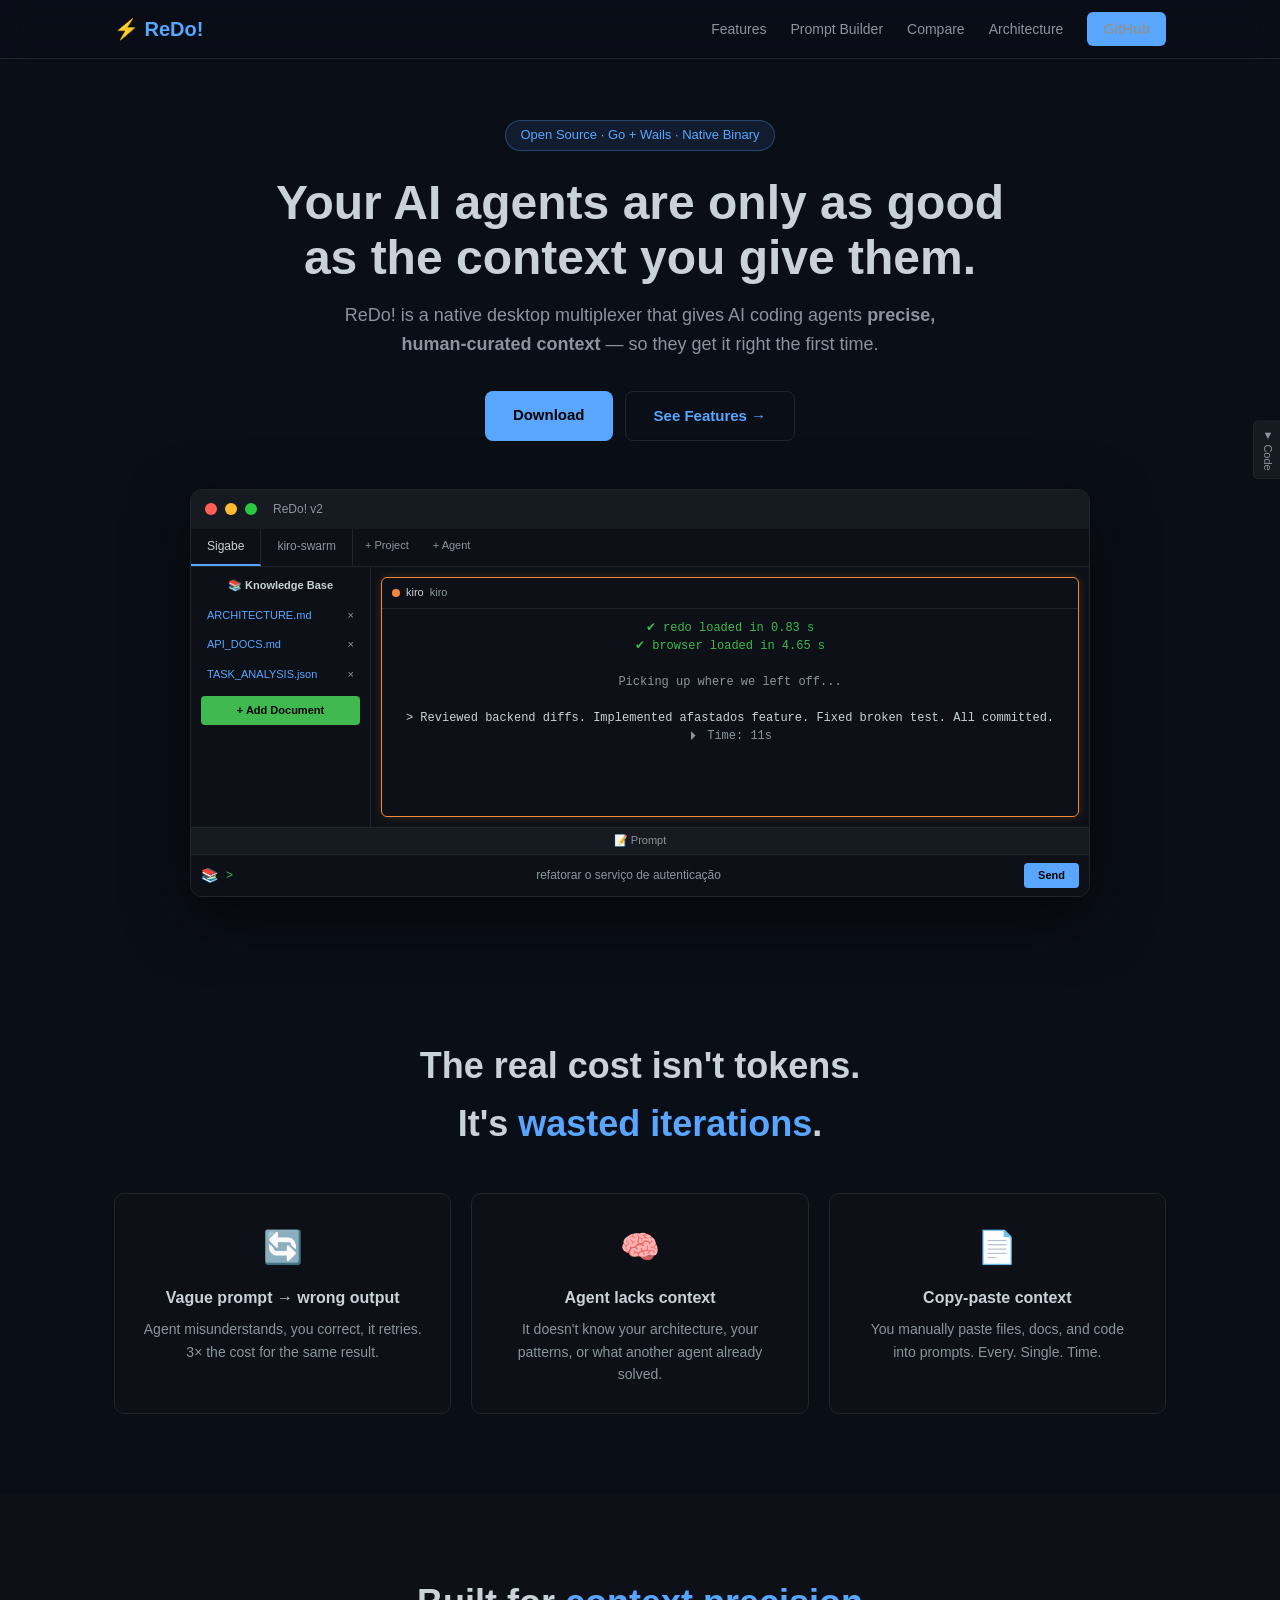
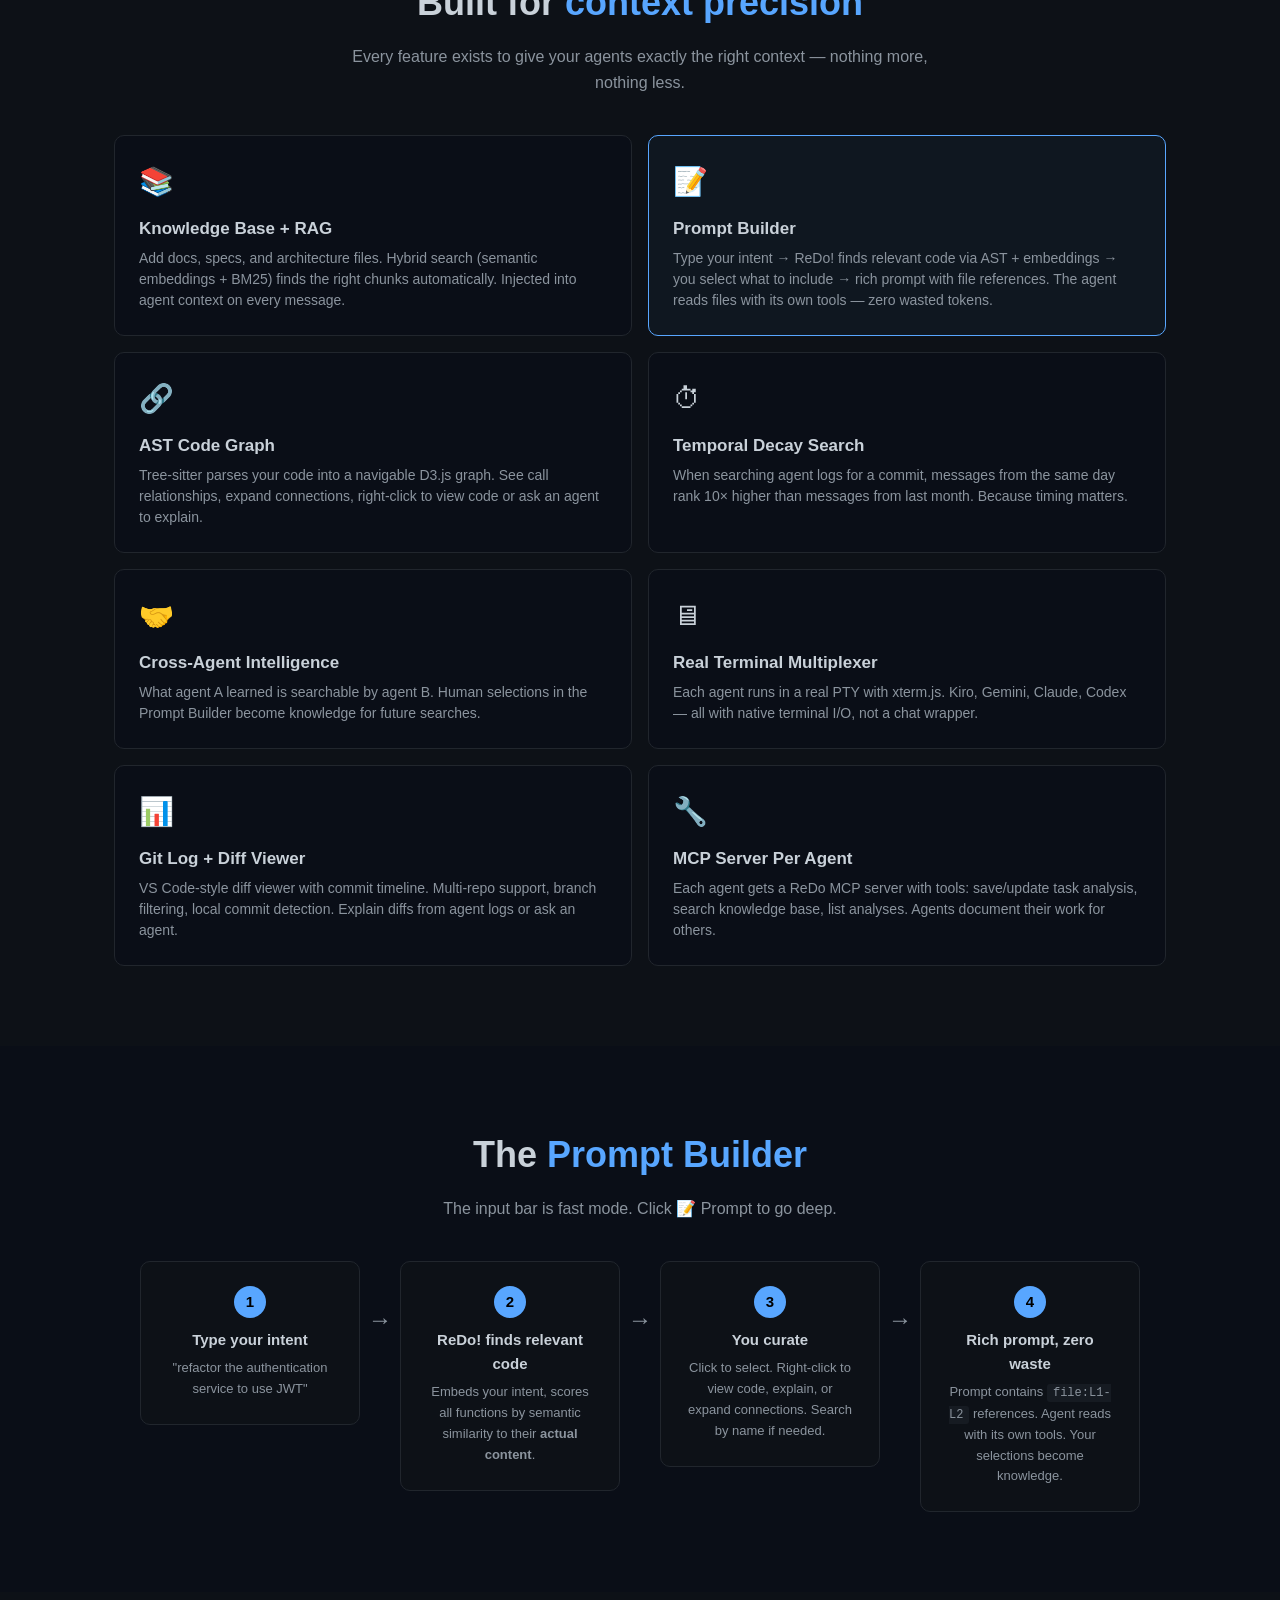
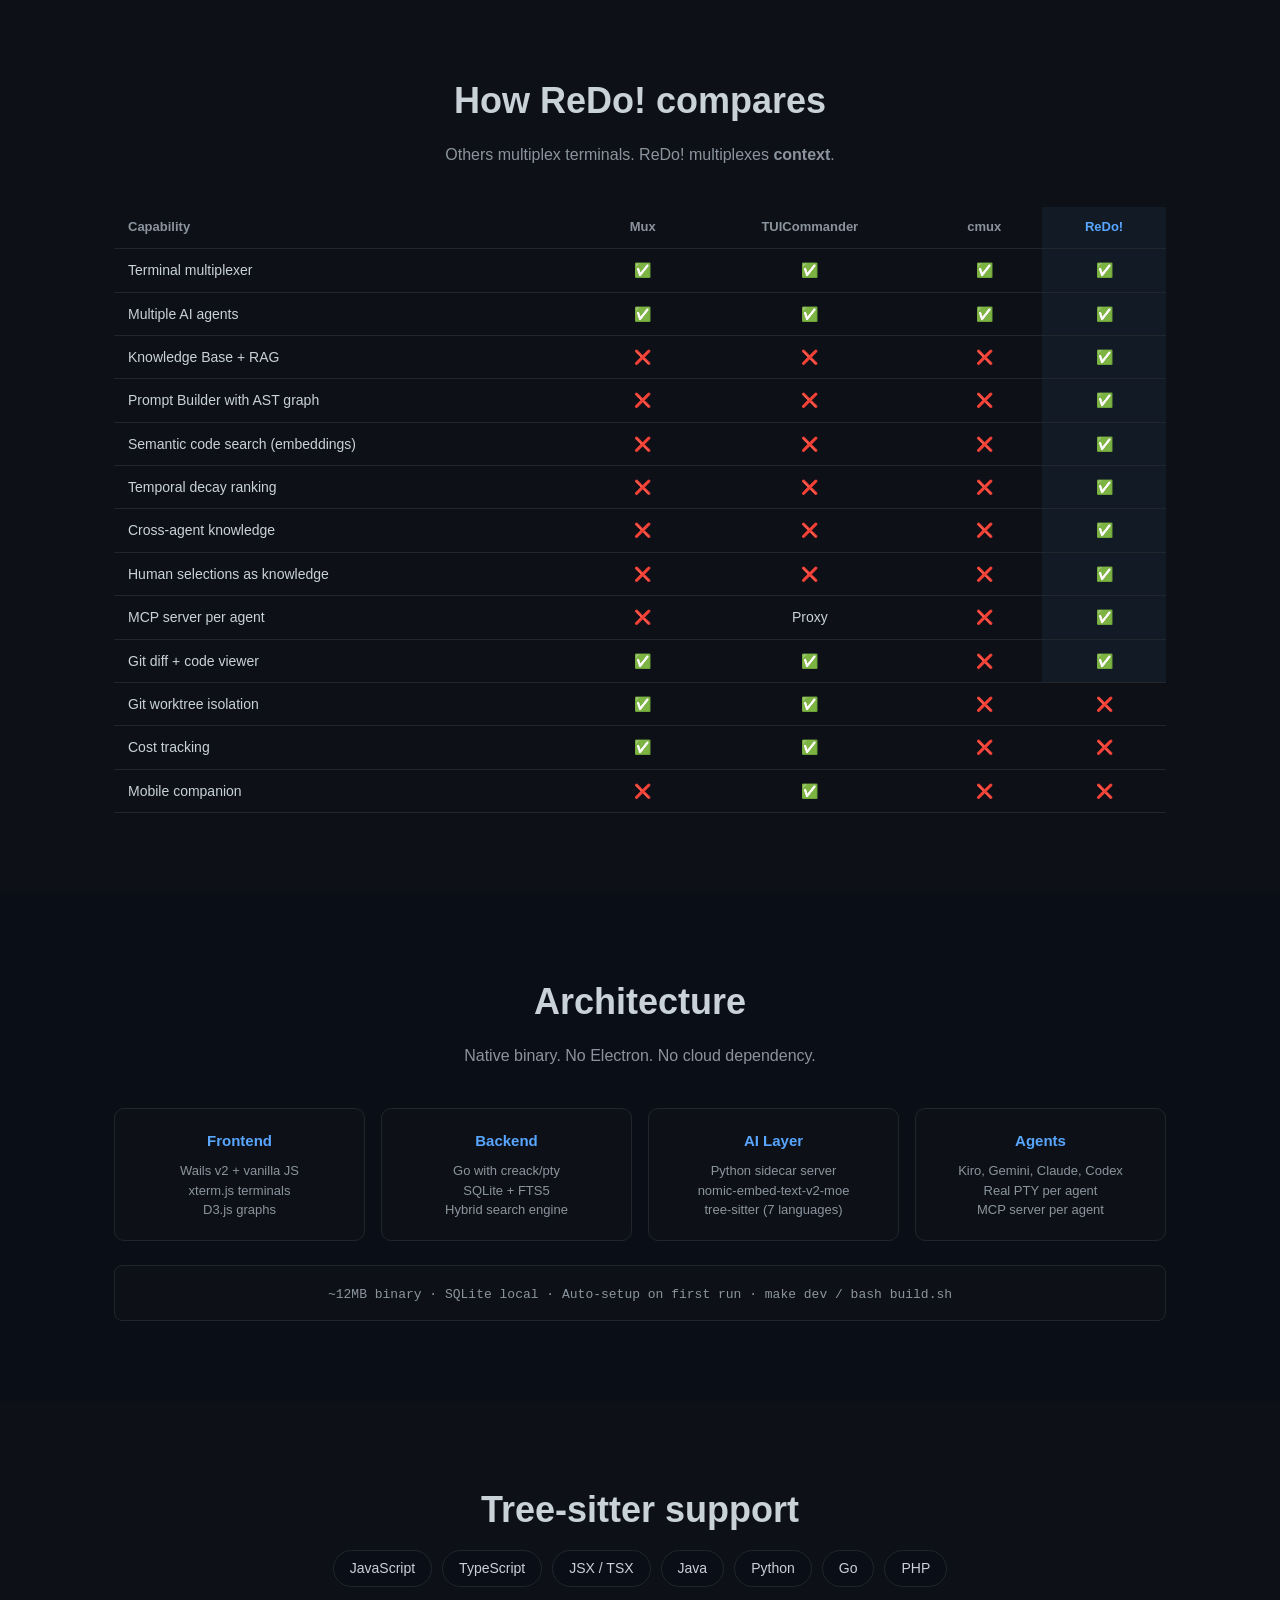
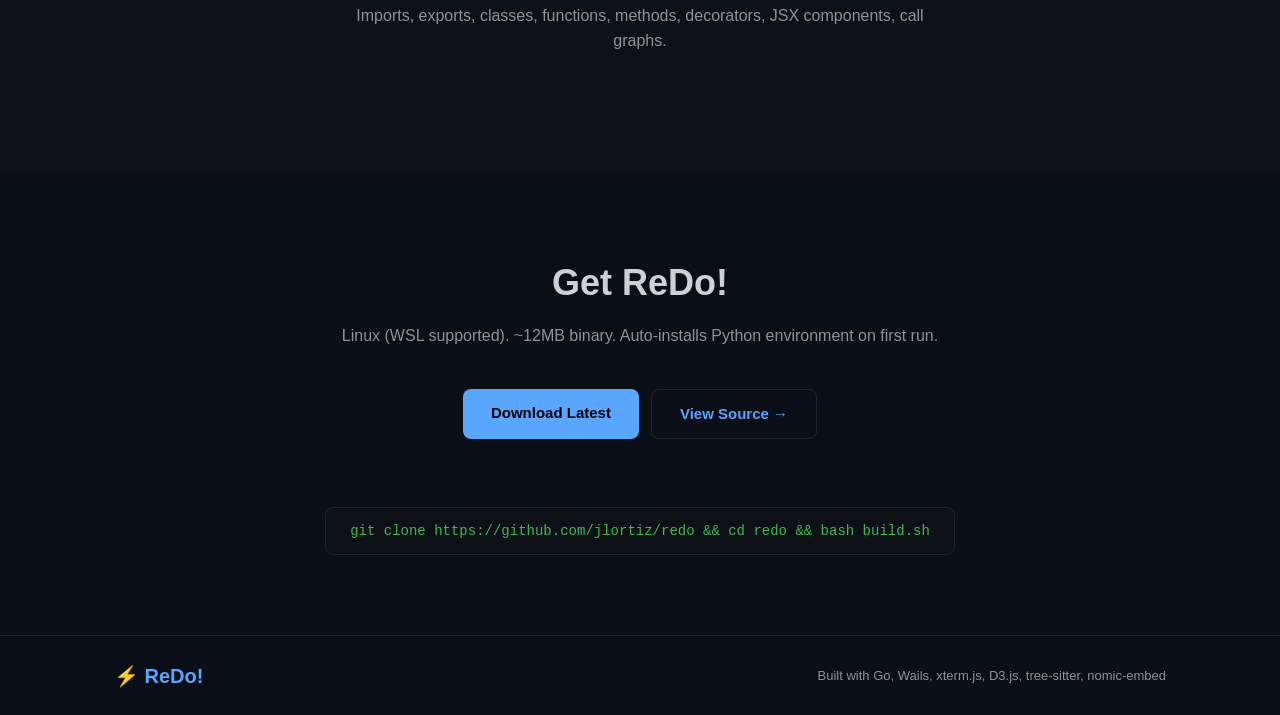
<file: site/index.html>
<!DOCTYPE html>
<html lang="en">
<head>
  <meta charset="UTF-8">
  <meta name="viewport" content="width=device-width, initial-scale=1.0">
  <title>ReDo! — The Context-Aware AI Agent Multiplexer</title>
  <link rel="stylesheet" href="style.css">
</head>
<body>

<!-- Nav -->
<nav>
  <div class="nav-inner">
    <a href="#" class="logo">⚡ ReDo!</a>
    <div class="nav-links">
      <a href="#features">Features</a>
      <a href="#prompt-builder">Prompt Builder</a>
      <a href="#compare">Compare</a>
      <a href="#architecture">Architecture</a>
      <a href="https://github.com/jlortiz/redo" class="btn-nav">GitHub</a>
    </div>
  </div>
</nav>

<!-- Hero -->
<section class="hero">
  <div class="hero-badge">Open Source · Go + Wails · Native Binary</div>
  <h1>Your AI agents are only as good<br>as the context you give them.</h1>
  <p class="hero-sub">ReDo! is a native desktop multiplexer that gives AI coding agents <strong>precise, human-curated context</strong> — so they get it right the first time.</p>
  <div class="hero-actions">
    <a href="#download" class="btn-primary">Download</a>
    <a href="#features" class="btn-secondary">See Features →</a>
  </div>
  <div class="hero-terminal">
    <div class="term-bar">
      <span class="dot red"></span><span class="dot yellow"></span><span class="dot green"></span>
      <span class="term-title">ReDo! v2</span>
    </div>
    <div class="term-body">
      <div class="term-tabs">
        <span class="tt active">Sigabe</span>
        <span class="tt">kiro-swarm</span>
        <span class="tt-action">+ Project</span>
        <span class="tt-action">+ Agent</span>
      </div>
      <div class="term-layout">
        <div class="term-sidebar">
          <div class="ts-header">📚 Knowledge Base</div>
          <div class="ts-item">ARCHITECTURE.md <span>×</span></div>
          <div class="ts-item">API_DOCS.md <span>×</span></div>
          <div class="ts-item">TASK_ANALYSIS.json <span>×</span></div>
          <div class="ts-btn">+ Add Document</div>
        </div>
        <div class="term-main">
          <div class="term-pane orange">
            <div class="tp-header"><span class="tp-dot" style="background:#f0883e"></span> kiro <span class="tp-type">kiro</span></div>
            <div class="tp-content">
              <span class="tp-green">✔ redo loaded in 0.83 s</span><br>
              <span class="tp-green">✔ browser loaded in 4.65 s</span><br><br>
              <span class="tp-dim">Picking up where we left off...</span><br><br>
              <span class="tp-white">&gt; Reviewed backend diffs. Implemented afastados feature. Fixed broken test. All committed.</span><br>
              <span class="tp-dim">⏵ Time: 11s</span>
            </div>
          </div>
        </div>
        <div class="term-pill">▼ Code</div>
      </div>
      <div class="term-bottom">
        <div class="term-pb">📝 Prompt</div>
        <div class="term-input">
          <span class="ti-toggle">📚</span>
          <span class="ti-prompt">&gt;</span>
          <span class="ti-text">refatorar o serviço de autenticação</span>
          <span class="ti-btn">Send</span>
        </div>
      </div>
    </div>
  </div>
</section>

<!-- Problem -->
<section class="section" id="problem">
  <div class="container">
    <h2>The real cost isn't tokens.<br>It's <span class="accent">wasted iterations</span>.</h2>
    <div class="problem-grid">
      <div class="problem-card">
        <div class="pc-icon">🔄</div>
        <h3>Vague prompt → wrong output</h3>
        <p>Agent misunderstands, you correct, it retries. 3× the cost for the same result.</p>
      </div>
      <div class="problem-card">
        <div class="pc-icon">🧠</div>
        <h3>Agent lacks context</h3>
        <p>It doesn't know your architecture, your patterns, or what another agent already solved.</p>
      </div>
      <div class="problem-card">
        <div class="pc-icon">📄</div>
        <h3>Copy-paste context</h3>
        <p>You manually paste files, docs, and code into prompts. Every. Single. Time.</p>
      </div>
    </div>
  </div>
</section>

<!-- Features -->
<section class="section dark" id="features">
  <div class="container">
    <h2>Built for <span class="accent">context precision</span></h2>
    <p class="section-sub">Every feature exists to give your agents exactly the right context — nothing more, nothing less.</p>

    <div class="features-grid">
      <div class="feature-card">
        <div class="fc-icon">📚</div>
        <h3>Knowledge Base + RAG</h3>
        <p>Add docs, specs, and architecture files. Hybrid search (semantic embeddings + BM25) finds the right chunks automatically. Injected into agent context on every message.</p>
      </div>
      <div class="feature-card highlight">
        <div class="fc-icon">📝</div>
        <h3>Prompt Builder</h3>
        <p>Type your intent → ReDo! finds relevant code via AST + embeddings → you select what to include → rich prompt with file references. The agent reads files with its own tools — zero wasted tokens.</p>
      </div>
      <div class="feature-card">
        <div class="fc-icon">🔗</div>
        <h3>AST Code Graph</h3>
        <p>Tree-sitter parses your code into a navigable D3.js graph. See call relationships, expand connections, right-click to view code or ask an agent to explain.</p>
      </div>
      <div class="feature-card">
        <div class="fc-icon">⏱</div>
        <h3>Temporal Decay Search</h3>
        <p>When searching agent logs for a commit, messages from the same day rank 10× higher than messages from last month. Because timing matters.</p>
      </div>
      <div class="feature-card">
        <div class="fc-icon">🤝</div>
        <h3>Cross-Agent Intelligence</h3>
        <p>What agent A learned is searchable by agent B. Human selections in the Prompt Builder become knowledge for future searches.</p>
      </div>
      <div class="feature-card">
        <div class="fc-icon">🖥</div>
        <h3>Real Terminal Multiplexer</h3>
        <p>Each agent runs in a real PTY with xterm.js. Kiro, Gemini, Claude, Codex — all with native terminal I/O, not a chat wrapper.</p>
      </div>
      <div class="feature-card">
        <div class="fc-icon">📊</div>
        <h3>Git Log + Diff Viewer</h3>
        <p>VS Code-style diff viewer with commit timeline. Multi-repo support, branch filtering, local commit detection. Explain diffs from agent logs or ask an agent.</p>
      </div>
      <div class="feature-card">
        <div class="fc-icon">🔧</div>
        <h3>MCP Server Per Agent</h3>
        <p>Each agent gets a ReDo MCP server with tools: save/update task analysis, search knowledge base, list analyses. Agents document their work for others.</p>
      </div>
    </div>
  </div>
</section>

<!-- Prompt Builder Deep Dive -->
<section class="section" id="prompt-builder">
  <div class="container">
    <h2>The <span class="accent">Prompt Builder</span></h2>
    <p class="section-sub">The input bar is fast mode. Click 📝 Prompt to go deep.</p>

    <div class="pb-flow">
      <div class="pb-step">
        <div class="pb-num">1</div>
        <h3>Type your intent</h3>
        <p>"refactor the authentication service to use JWT"</p>
      </div>
      <div class="pb-arrow">→</div>
      <div class="pb-step">
        <div class="pb-num">2</div>
        <h3>ReDo! finds relevant code</h3>
        <p>Embeds your intent, scores all functions by semantic similarity to their <strong>actual content</strong>.</p>
      </div>
      <div class="pb-arrow">→</div>
      <div class="pb-step">
        <div class="pb-num">3</div>
        <h3>You curate</h3>
        <p>Click to select. Right-click to view code, explain, or expand connections. Search by name if needed.</p>
      </div>
      <div class="pb-arrow">→</div>
      <div class="pb-step">
        <div class="pb-num">4</div>
        <h3>Rich prompt, zero waste</h3>
        <p>Prompt contains <code>file:L1-L2</code> references. Agent reads with its own tools. Your selections become knowledge.</p>
      </div>
    </div>
  </div>
</section>

<!-- Compare -->
<section class="section dark" id="compare">
  <div class="container">
    <h2>How ReDo! compares</h2>
    <p class="section-sub">Others multiplex terminals. ReDo! multiplexes <strong>context</strong>.</p>

    <div class="table-wrap">
      <table>
        <thead>
          <tr>
            <th>Capability</th>
            <th>Mux</th>
            <th>TUICommander</th>
            <th>cmux</th>
            <th class="redo-col">ReDo!</th>
          </tr>
        </thead>
        <tbody>
          <tr><td>Terminal multiplexer</td><td>✅</td><td>✅</td><td>✅</td><td class="redo-col">✅</td></tr>
          <tr><td>Multiple AI agents</td><td>✅</td><td>✅</td><td>✅</td><td class="redo-col">✅</td></tr>
          <tr><td>Knowledge Base + RAG</td><td>❌</td><td>❌</td><td>❌</td><td class="redo-col">✅</td></tr>
          <tr><td>Prompt Builder with AST graph</td><td>❌</td><td>❌</td><td>❌</td><td class="redo-col">✅</td></tr>
          <tr><td>Semantic code search (embeddings)</td><td>❌</td><td>❌</td><td>❌</td><td class="redo-col">✅</td></tr>
          <tr><td>Temporal decay ranking</td><td>❌</td><td>❌</td><td>❌</td><td class="redo-col">✅</td></tr>
          <tr><td>Cross-agent knowledge</td><td>❌</td><td>❌</td><td>❌</td><td class="redo-col">✅</td></tr>
          <tr><td>Human selections as knowledge</td><td>❌</td><td>❌</td><td>❌</td><td class="redo-col">✅</td></tr>
          <tr><td>MCP server per agent</td><td>❌</td><td>Proxy</td><td>❌</td><td class="redo-col">✅</td></tr>
          <tr><td>Git diff + code viewer</td><td>✅</td><td>✅</td><td>❌</td><td class="redo-col">✅</td></tr>
          <tr><td>Git worktree isolation</td><td>✅</td><td>✅</td><td>❌</td><td>❌</td></tr>
          <tr><td>Cost tracking</td><td>✅</td><td>✅</td><td>❌</td><td>❌</td></tr>
          <tr><td>Mobile companion</td><td>❌</td><td>✅</td><td>❌</td><td>❌</td></tr>
        </tbody>
      </table>
    </div>
  </div>
</section>

<!-- Architecture -->
<section class="section" id="architecture">
  <div class="container">
    <h2>Architecture</h2>
    <p class="section-sub">Native binary. No Electron. No cloud dependency.</p>

    <div class="arch-grid">
      <div class="arch-card">
        <h3>Frontend</h3>
        <p>Wails v2 + vanilla JS<br>xterm.js terminals<br>D3.js graphs</p>
      </div>
      <div class="arch-card">
        <h3>Backend</h3>
        <p>Go with creack/pty<br>SQLite + FTS5<br>Hybrid search engine</p>
      </div>
      <div class="arch-card">
        <h3>AI Layer</h3>
        <p>Python sidecar server<br>nomic-embed-text-v2-moe<br>tree-sitter (7 languages)</p>
      </div>
      <div class="arch-card">
        <h3>Agents</h3>
        <p>Kiro, Gemini, Claude, Codex<br>Real PTY per agent<br>MCP server per agent</p>
      </div>
    </div>

    <div class="arch-stack">
      <code>~12MB binary · SQLite local · Auto-setup on first run · make dev / bash build.sh</code>
    </div>
  </div>
</section>

<!-- Languages -->
<section class="section dark" id="languages">
  <div class="container">
    <h2>Tree-sitter support</h2>
    <div class="lang-grid">
      <span class="lang-tag">JavaScript</span>
      <span class="lang-tag">TypeScript</span>
      <span class="lang-tag">JSX / TSX</span>
      <span class="lang-tag">Java</span>
      <span class="lang-tag">Python</span>
      <span class="lang-tag">Go</span>
      <span class="lang-tag">PHP</span>
    </div>
    <p class="section-sub" style="margin-top:16px">Imports, exports, classes, functions, methods, decorators, JSX components, call graphs.</p>
  </div>
</section>

<!-- Download -->
<section class="section" id="download">
  <div class="container" style="text-align:center">
    <h2>Get ReDo!</h2>
    <p class="section-sub">Linux (WSL supported). ~12MB binary. Auto-installs Python environment on first run.</p>
    <div class="hero-actions" style="justify-content:center;margin-top:24px">
      <a href="https://github.com/jlortiz/redo/releases" class="btn-primary">Download Latest</a>
      <a href="https://github.com/jlortiz/redo" class="btn-secondary">View Source →</a>
    </div>
    <pre class="install-cmd">git clone https://github.com/jlortiz/redo && cd redo && bash build.sh</pre>
  </div>
</section>

<!-- Footer -->
<footer>
  <div class="container">
    <span class="logo">⚡ ReDo!</span>
    <span>Built with Go, Wails, xterm.js, D3.js, tree-sitter, nomic-embed</span>
  </div>
</footer>

</body>
</html>
</file>
<file: site/style.css>
/* ReDo! Landing Page */
* { margin: 0; padding: 0; box-sizing: border-box; }

:root {
  --bg: #0a0e17;
  --bg2: #0d1117;
  --bg3: #161b22;
  --border: #21262d;
  --text: #c9d1d9;
  --dim: #8b949e;
  --accent: #58a6ff;
  --green: #3fb950;
  --orange: #f0883e;
  --purple: #a371f7;
}

body {
  font-family: -apple-system, BlinkMacSystemFont, 'Segoe UI', Helvetica, Arial, sans-serif;
  background: var(--bg);
  color: var(--text);
  line-height: 1.6;
}

.container { max-width: 1100px; margin: 0 auto; padding: 0 24px; }
.accent { color: var(--accent); }

/* Nav */
nav {
  position: fixed; top: 0; left: 0; right: 0; z-index: 100;
  background: rgba(10,14,23,0.85); backdrop-filter: blur(12px);
  border-bottom: 1px solid var(--border);
}
.nav-inner {
  max-width: 1100px; margin: 0 auto; padding: 12px 24px;
  display: flex; justify-content: space-between; align-items: center;
}
.logo { font-size: 20px; font-weight: 700; color: var(--accent); text-decoration: none; }
.nav-links { display: flex; gap: 24px; align-items: center; }
.nav-links a { color: var(--dim); text-decoration: none; font-size: 14px; transition: color .15s; }
.nav-links a:hover { color: var(--text); }
.btn-nav {
  background: var(--accent); color: #000; padding: 6px 16px; border-radius: 6px;
  font-weight: 600; font-size: 13px;
}
.btn-nav:hover { opacity: 0.9; color: #000; }

/* Sections */
.section { padding: 80px 0; }
.section.dark { background: var(--bg2); }
.section h2 { font-size: 36px; font-weight: 700; margin-bottom: 12px; text-align: center; }
.section-sub { color: var(--dim); font-size: 16px; text-align: center; max-width: 600px; margin: 0 auto 40px; }

/* Hero */
.hero {
  padding: 120px 24px 60px;
  text-align: center;
  max-width: 1100px; margin: 0 auto;
}
.hero-badge {
  display: inline-block; padding: 4px 14px; border-radius: 20px;
  background: rgba(88,166,255,0.1); border: 1px solid rgba(88,166,255,0.3);
  color: var(--accent); font-size: 13px; margin-bottom: 24px;
}
.hero h1 { font-size: 48px; font-weight: 800; line-height: 1.15; margin-bottom: 16px; }
.hero-sub { color: var(--dim); font-size: 18px; max-width: 640px; margin: 0 auto 32px; }
.hero-actions { display: flex; gap: 12px; justify-content: center; margin-bottom: 48px; }
.btn-primary {
  background: var(--accent); color: #000; padding: 12px 28px; border-radius: 8px;
  font-weight: 700; font-size: 15px; text-decoration: none; transition: opacity .15s;
}
.btn-primary:hover { opacity: 0.9; }
.btn-secondary {
  background: transparent; color: var(--accent); padding: 12px 28px; border-radius: 8px;
  font-weight: 600; font-size: 15px; text-decoration: none; border: 1px solid var(--border);
}
.btn-secondary:hover { border-color: var(--accent); }

/* Hero Terminal Mockup */
.hero-terminal {
  max-width: 900px; margin: 0 auto;
  border-radius: 12px; overflow: hidden;
  border: 1px solid var(--border);
  box-shadow: 0 20px 60px rgba(0,0,0,0.5);
}
.term-bar {
  background: var(--bg3); padding: 10px 14px;
  display: flex; align-items: center; gap: 8px;
}
.dot { width: 12px; height: 12px; border-radius: 50%; }
.dot.red { background: #ff5f57; }
.dot.yellow { background: #febc2e; }
.dot.green { background: #28c840; }
.term-title { color: var(--dim); font-size: 12px; margin-left: 8px; }
.term-body { background: var(--bg2); }
.term-tabs {
  display: flex; gap: 0; border-bottom: 1px solid var(--border);
}
.tt {
  padding: 8px 16px; font-size: 12px; color: var(--dim);
  border-right: 1px solid var(--border); cursor: default;
}
.tt.active { color: var(--text); background: var(--bg2); border-bottom: 2px solid var(--accent); }
.tt-action { padding: 8px 12px; font-size: 11px; color: var(--dim); }
.term-layout { display: flex; min-height: 260px; }
.term-sidebar {
  width: 180px; border-right: 1px solid var(--border); padding: 10px;
  font-size: 11px;
}
.ts-header { color: var(--text); font-weight: 600; margin-bottom: 8px; }
.ts-item {
  padding: 4px 6px; color: var(--accent); margin-bottom: 4px;
  display: flex; justify-content: space-between;
}
.ts-item span { color: var(--dim); }
.ts-btn {
  margin-top: 8px; padding: 6px; text-align: center;
  background: var(--green); color: #000; border-radius: 4px; font-weight: 600;
}
.term-main { flex: 1; padding: 10px; position: relative; }
.term-pane {
  border: 1px solid var(--border); border-radius: 6px;
  height: 100%; display: flex; flex-direction: column;
}
.term-pane.orange { border-color: var(--orange); box-shadow: 0 0 8px rgba(240,136,62,0.2); }
.tp-header {
  padding: 6px 10px; font-size: 11px; border-bottom: 1px solid var(--border);
  display: flex; align-items: center; gap: 6px;
}
.tp-dot { width: 8px; height: 8px; border-radius: 50%; }
.tp-type { color: var(--dim); }
.tp-content { padding: 10px; font-family: 'SF Mono', 'Fira Code', monospace; font-size: 12px; line-height: 1.5; }
.tp-green { color: var(--green); }
.tp-dim { color: var(--dim); }
.tp-white { color: var(--text); }
.term-pill {
  position: absolute; right: 0; top: 50%; transform: translateY(-50%);
  writing-mode: vertical-rl; background: var(--bg3); border: 1px solid var(--border);
  border-right: none; border-radius: 6px 0 0 6px; padding: 8px 4px;
  font-size: 11px; color: var(--dim);
}
.term-bottom { border-top: 1px solid var(--border); }
.term-pb {
  text-align: center; padding: 4px; font-size: 11px; color: var(--dim);
  background: var(--bg3); border-bottom: 1px solid var(--border);
}
.term-input {
  display: flex; align-items: center; padding: 8px 10px; gap: 8px; font-size: 12px;
}
.ti-toggle { font-size: 14px; }
.ti-prompt { color: var(--green); }
.ti-text { flex: 1; color: var(--dim); }
.ti-btn {
  background: var(--accent); color: #000; padding: 4px 14px; border-radius: 4px;
  font-weight: 600; font-size: 11px;
}

/* Problem */
.problem-grid { display: grid; grid-template-columns: repeat(3, 1fr); gap: 20px; margin-top: 40px; }
.problem-card {
  background: var(--bg2); border: 1px solid var(--border); border-radius: 10px;
  padding: 28px; text-align: center;
}
.pc-icon { font-size: 32px; margin-bottom: 12px; }
.problem-card h3 { font-size: 16px; margin-bottom: 8px; }
.problem-card p { color: var(--dim); font-size: 14px; }

/* Features */
.features-grid { display: grid; grid-template-columns: repeat(2, 1fr); gap: 16px; }
.feature-card {
  background: var(--bg); border: 1px solid var(--border); border-radius: 10px;
  padding: 24px;
}
.feature-card.highlight { border-color: var(--accent); background: rgba(88,166,255,0.04); }
.fc-icon { font-size: 28px; margin-bottom: 10px; }
.feature-card h3 { font-size: 17px; margin-bottom: 6px; }
.feature-card p { color: var(--dim); font-size: 14px; line-height: 1.5; }

/* Prompt Builder Flow */
.pb-flow {
  display: flex; align-items: flex-start; gap: 0; justify-content: center;
  flex-wrap: wrap;
}
.pb-step {
  background: var(--bg2); border: 1px solid var(--border); border-radius: 10px;
  padding: 24px; width: 220px; text-align: center;
}
.pb-num {
  width: 32px; height: 32px; border-radius: 50%; background: var(--accent); color: #000;
  display: inline-flex; align-items: center; justify-content: center;
  font-weight: 700; font-size: 15px; margin-bottom: 10px;
}
.pb-step h3 { font-size: 15px; margin-bottom: 6px; }
.pb-step p { color: var(--dim); font-size: 13px; }
.pb-step code { background: var(--bg3); padding: 2px 6px; border-radius: 3px; font-size: 12px; }
.pb-arrow { font-size: 24px; color: var(--dim); padding: 40px 8px 0; }

/* Compare Table */
.table-wrap { overflow-x: auto; }
table { width: 100%; border-collapse: collapse; font-size: 14px; }
th, td { padding: 10px 14px; text-align: center; border-bottom: 1px solid var(--border); }
th { color: var(--dim); font-weight: 600; font-size: 13px; }
td:first-child, th:first-child { text-align: left; }
.redo-col { background: rgba(88,166,255,0.06); color: var(--accent); font-weight: 600; }

/* Architecture */
.arch-grid { display: grid; grid-template-columns: repeat(4, 1fr); gap: 16px; margin-bottom: 24px; }
.arch-card {
  background: var(--bg2); border: 1px solid var(--border); border-radius: 10px;
  padding: 20px; text-align: center;
}
.arch-card h3 { font-size: 15px; margin-bottom: 8px; color: var(--accent); }
.arch-card p { color: var(--dim); font-size: 13px; line-height: 1.5; }
.arch-stack {
  text-align: center; padding: 14px;
  background: var(--bg2); border: 1px solid var(--border); border-radius: 8px;
}
.arch-stack code { color: var(--dim); font-size: 13px; }

/* Languages */
.lang-grid { display: flex; gap: 10px; justify-content: center; flex-wrap: wrap; }
.lang-tag {
  padding: 6px 16px; background: var(--bg); border: 1px solid var(--border);
  border-radius: 20px; font-size: 14px; color: var(--text);
}

/* Install */
.install-cmd {
  display: inline-block; margin-top: 20px; padding: 12px 24px;
  background: var(--bg2); border: 1px solid var(--border); border-radius: 8px;
  font-family: 'SF Mono', monospace; font-size: 14px; color: var(--green);
}

/* Footer */
footer {
  border-top: 1px solid var(--border); padding: 24px 0;
}
footer .container {
  display: flex; justify-content: space-between; align-items: center;
  font-size: 13px; color: var(--dim);
}

/* Responsive */
@media (max-width: 768px) {
  .hero h1 { font-size: 28px; }
  .problem-grid, .features-grid { grid-template-columns: 1fr; }
  .arch-grid { grid-template-columns: repeat(2, 1fr); }
  .pb-flow { flex-direction: column; align-items: center; }
  .pb-arrow { transform: rotate(90deg); padding: 4px; }
  .term-sidebar { display: none; }
  .nav-links a:not(.btn-nav) { display: none; }
}
</file>
